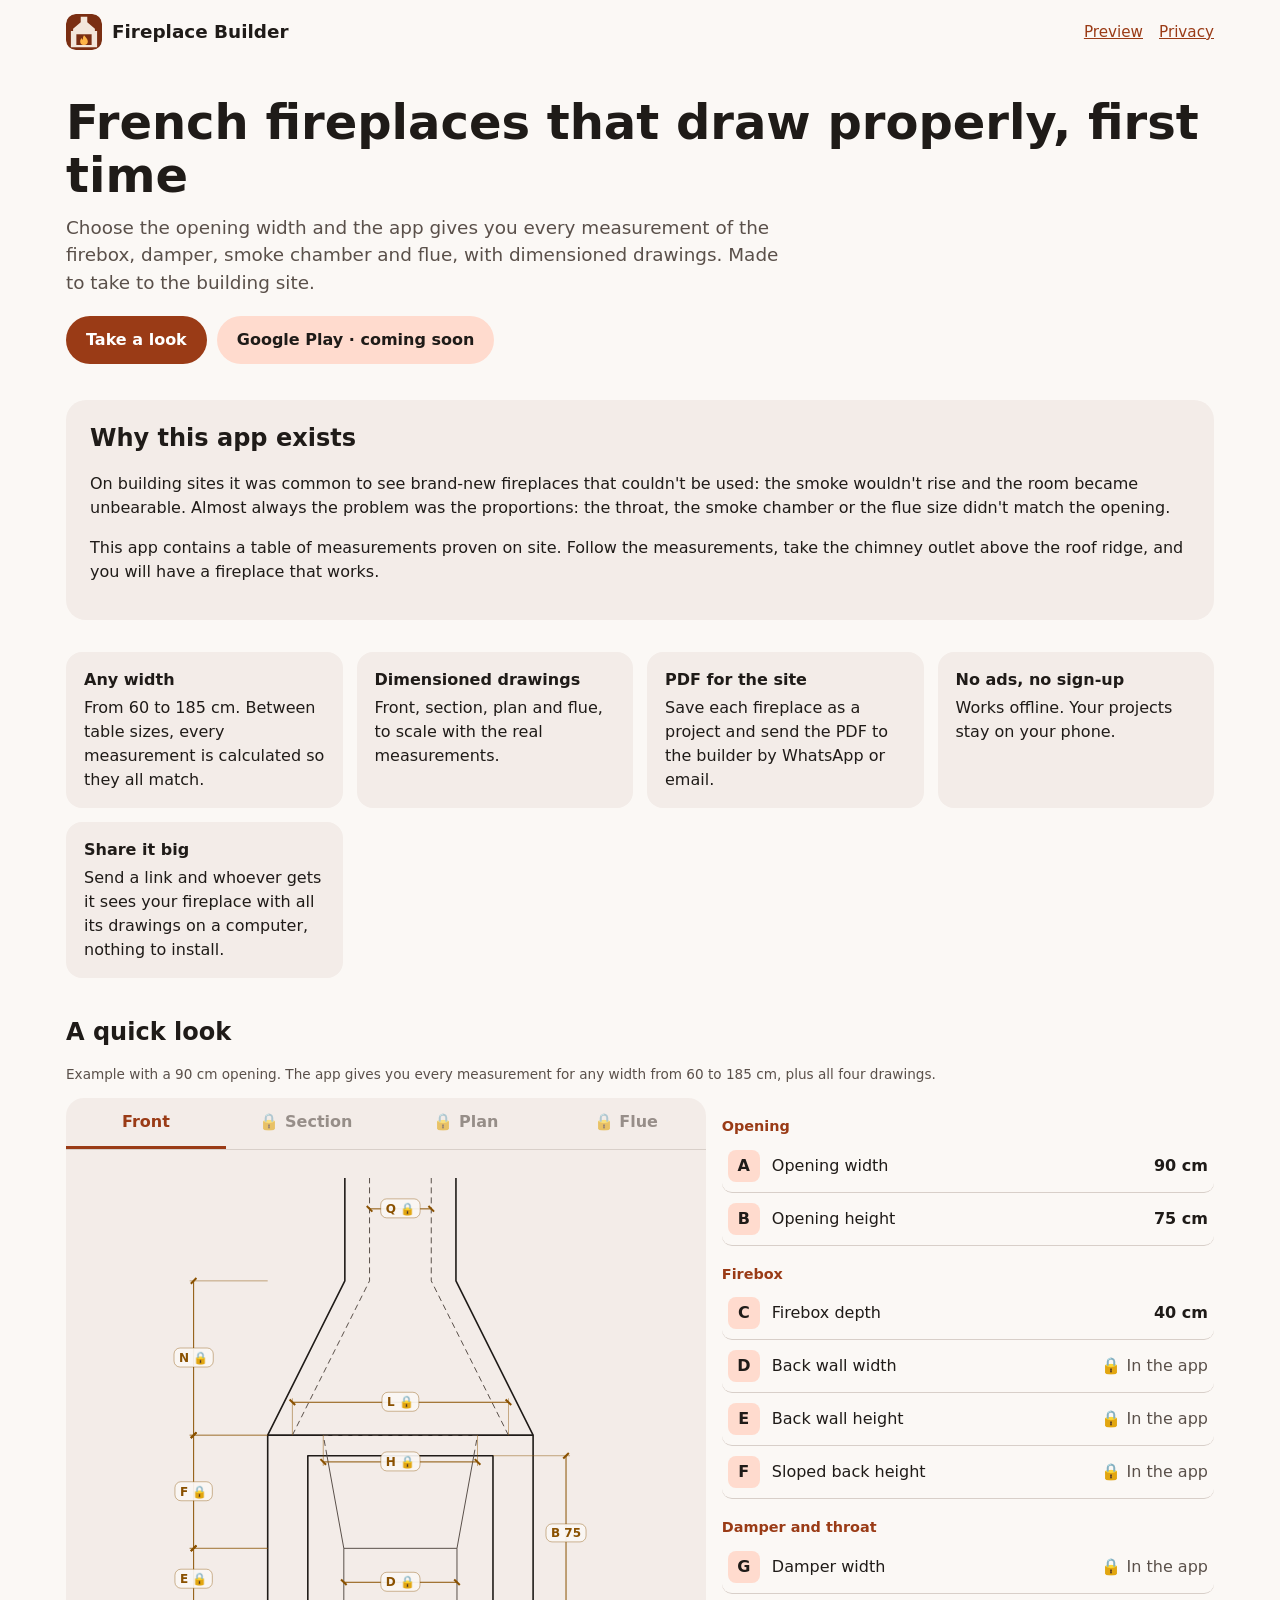
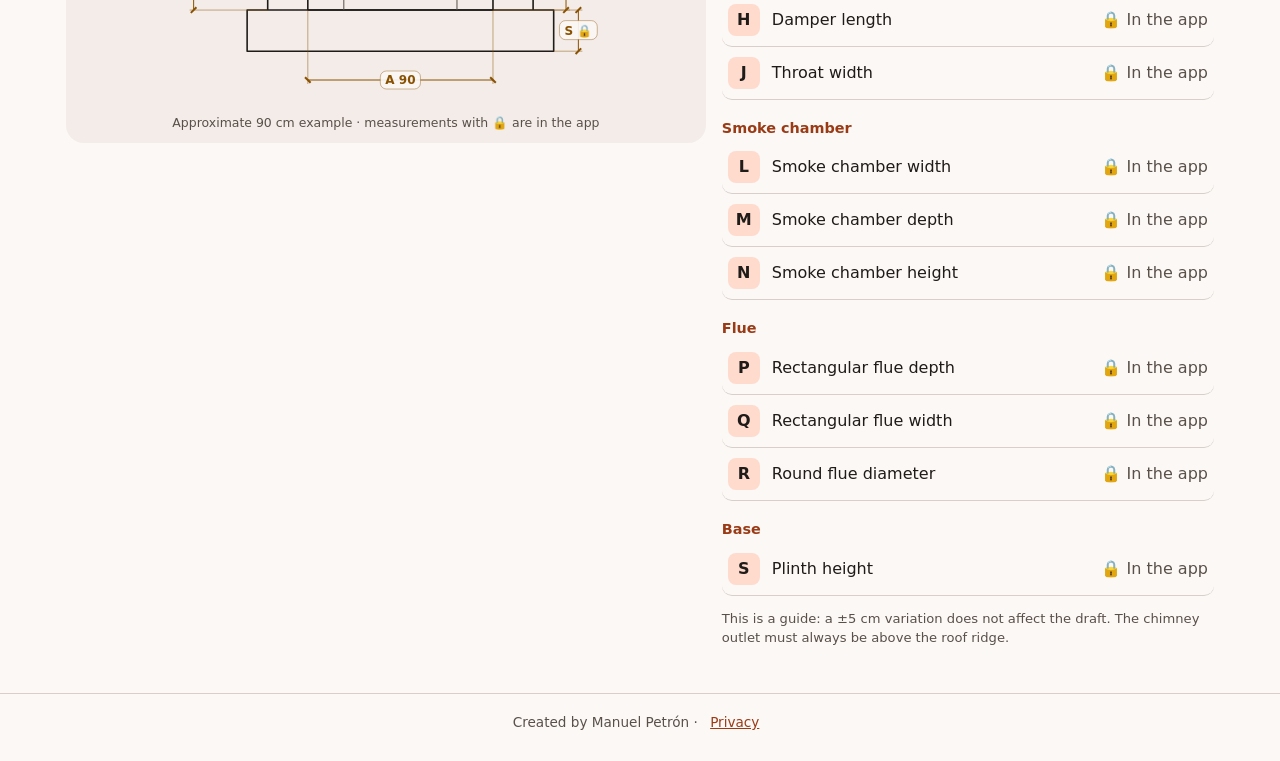
<file: index.html>
<!doctype html>
<html lang="es">
<head>
  <meta charset="utf-8">
  <meta name="viewport" content="width=device-width, initial-scale=1">
  <title>Apps de Manuel Petrón</title>
  <meta http-equiv="refresh" content="0; url=Chimenea/">
  <link rel="canonical" href="https://petronsa.github.io/Chimenea/">
</head>
<body>
  <p><a href="Chimenea/">Chimenea</a></p>
</body>
</html>
</file>
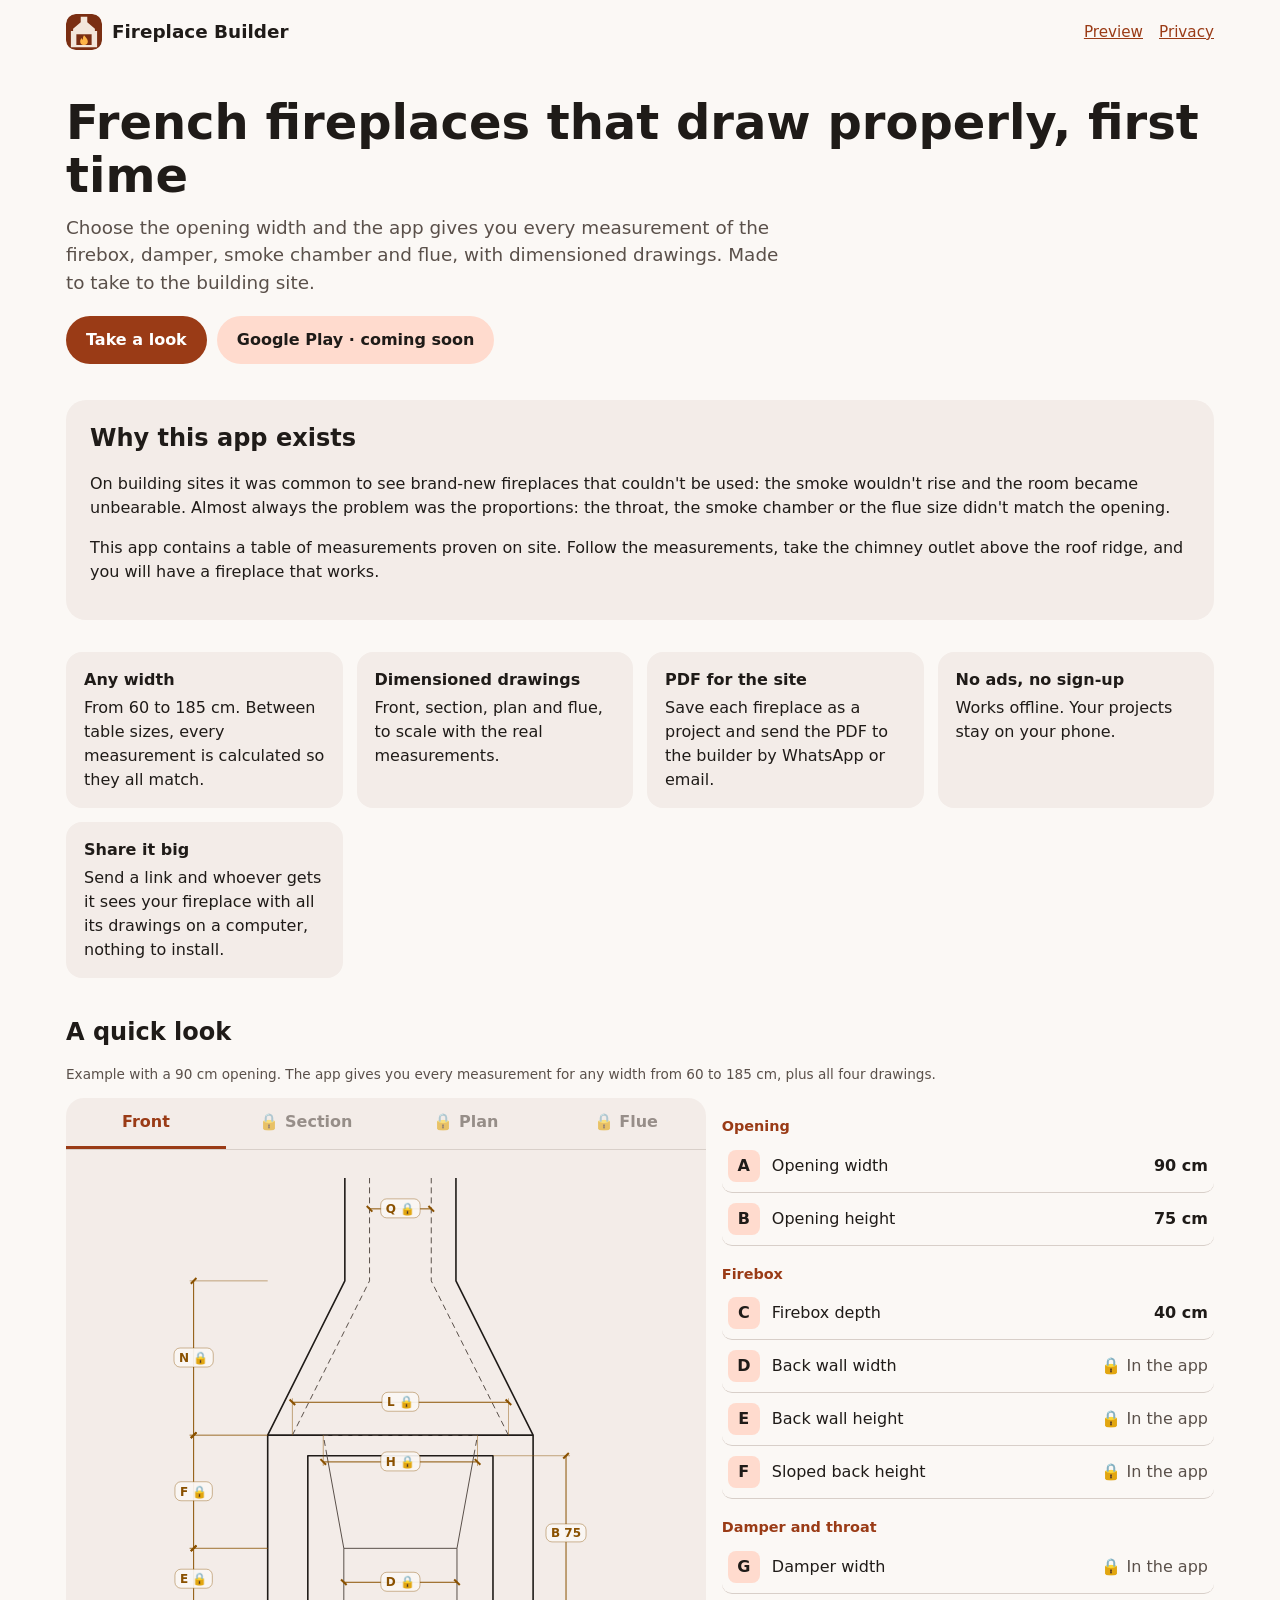
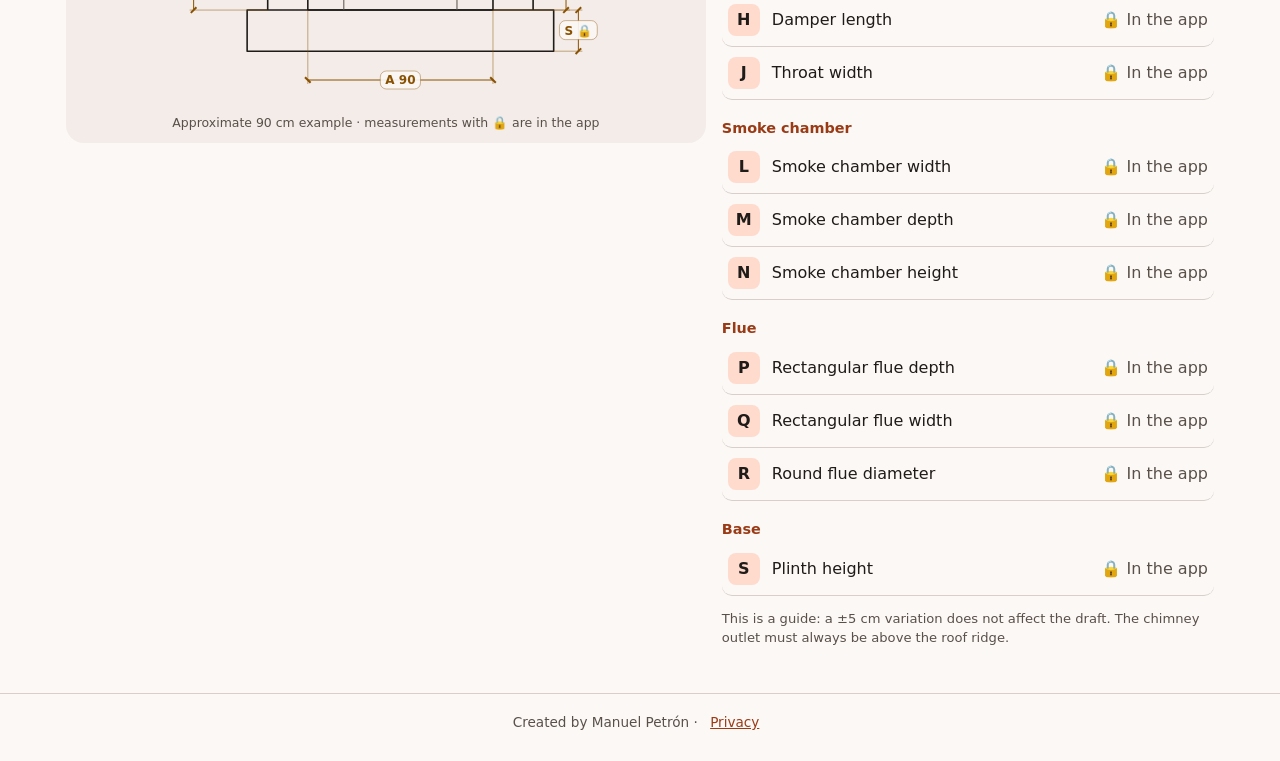
<file: Chimenea/index.html>
<!doctype html>
<html lang="es">
<head>
  <meta charset="utf-8">
  <meta name="viewport" content="width=device-width, initial-scale=1">
  <title>Chimenea · Construye chimeneas que tiran bien</title>
  <meta name="description" content="App gratuita para construir chimeneas francesas que tiran bien: todas las medidas y los planos acotados a partir del ancho de boca.">
  <meta name="theme-color" content="#9A3B16">
  <link rel="icon" href="img/icono.svg" type="image/svg+xml">
  <link rel="stylesheet" href="css/estilo.css">
</head>
<body>
  <header class="barra">
    <a class="marca" href="./"><img src="img/icono.svg" alt=""> <span data-es="Chimenea" data-en="Fireplace Builder">Chimenea</span></a>
    <nav>
      <a href="#probar" data-es="Vistazo" data-en="Preview">Vistazo</a>
      <a href="privacidad.html" data-es="Privacidad" data-en="Privacy">Privacidad</a>
    </nav>
  </header>

  <main class="contenido">
    <section class="portada">
      <h1 data-es="Chimeneas francesas que tiran bien, a la primera" data-en="French fireplaces that draw properly, first time">Chimeneas francesas que tiran bien, a la primera</h1>
      <p class="entrada"
         data-es="Elige el ancho de boca y la app te da todas las medidas del hogar, el registro, la cámara de humos y el conducto, con sus planos acotados. Pensada para llevarla a la obra."
         data-en="Choose the opening width and the app gives you every measurement of the firebox, damper, smoke chamber and flue, with dimensioned drawings. Made to take to the building site.">
        Elige el ancho de boca y la app te da todas las medidas del hogar, el registro, la cámara de humos y el conducto, con sus planos acotados. Pensada para llevarla a la obra.
      </p>
      <div class="botones">
        <a class="boton" href="#probar" data-es="Echa un vistazo" data-en="Take a look">Echa un vistazo</a>
        <span class="boton secundario" aria-disabled="true" data-es="Google Play · próximamente" data-en="Google Play · coming soon">Google Play · próximamente</span>
      </div>
    </section>

    <section class="historia">
      <h2 data-es="Por qué existe esta app" data-en="Why this app exists">Por qué existe esta app</h2>
      <p data-es="En la construcción era habitual ver chimeneas recién terminadas que no se podían usar: el humo no subía y era imposible estar en la habitación. Casi siempre el problema estaba en las proporciones: la garganta, la cámara de humos o la sección del conducto no acompañaban al tamaño de la boca."
         data-en="On building sites it was common to see brand-new fireplaces that couldn't be used: the smoke wouldn't rise and the room became unbearable. Almost always the problem was the proportions: the throat, the smoke chamber or the flue size didn't match the opening.">
        En la construcción era habitual ver chimeneas recién terminadas que no se podían usar: el humo no subía y era imposible estar en la habitación. Casi siempre el problema estaba en las proporciones: la garganta, la cámara de humos o la sección del conducto no acompañaban al tamaño de la boca.
      </p>
      <p data-es="Esta app recoge una tabla de medidas probada en obra. Sigue las medidas, saca la salida de humos por encima de la cumbrera del tejado y tendrás una chimenea que funciona."
         data-en="This app contains a table of measurements proven on site. Follow the measurements, take the chimney outlet above the roof ridge, and you will have a fireplace that works.">
        Esta app recoge una tabla de medidas probada en obra. Sigue las medidas, saca la salida de humos por encima de la cumbrera del tejado y tendrás una chimenea que funciona.
      </p>
    </section>

    <ul class="ventajas">
      <li><strong data-es="Cualquier ancho" data-en="Any width">Cualquier ancho</strong>
        <span data-es="De 60 a 185 cm. Entre los tamaños de la tabla, todas las medidas se calculan para que acompañen." data-en="From 60 to 185 cm. Between table sizes, every measurement is calculated so they all match.">De 60 a 185 cm. Entre los tamaños de la tabla, todas las medidas se calculan para que acompañen.</span></li>
      <li><strong data-es="Planos acotados" data-en="Dimensioned drawings">Planos acotados</strong>
        <span data-es="Alzado, sección, planta y conducto, a escala y con las medidas reales." data-en="Front, section, plan and flue, to scale with the real measurements.">Alzado, sección, planta y conducto, a escala y con las medidas reales.</span></li>
      <li><strong data-es="PDF para la obra" data-en="PDF for the site">PDF para la obra</strong>
        <span data-es="Guarda cada chimenea como proyecto y envía el PDF al albañil por WhatsApp o correo." data-en="Save each fireplace as a project and send the PDF to the builder by WhatsApp or email.">Guarda cada chimenea como proyecto y envía el PDF al albañil por WhatsApp o correo.</span></li>
      <li><strong data-es="Sin anuncios ni registro" data-en="No ads, no sign-up">Sin anuncios ni registro</strong>
        <span data-es="Funciona sin conexión. Tus proyectos se quedan en tu móvil." data-en="Works offline. Your projects stay on your phone.">Funciona sin conexión. Tus proyectos se quedan en tu móvil.</span></li>
      <li><strong data-es="Comparte en grande" data-en="Share it big">Comparte en grande</strong>
        <span data-es="Envía un enlace y quien lo reciba verá tu chimenea con todos sus planos en el ordenador, sin instalar nada." data-en="Send a link and whoever gets it sees your fireplace with all its drawings on a computer, nothing to install.">Envía un enlace y quien lo reciba verá tu chimenea con todos sus planos en el ordenador, sin instalar nada.</span></li>
    </ul>

    <h2 id="probar" data-es="Un vistazo" data-en="A quick look">Un vistazo</h2>
    <p class="nota-pequena" data-es="Ejemplo con una boca de 90 cm. En la app tienes todas las medidas, para cualquier ancho de 60 a 185 cm, y los cuatro planos." data-en="Example with a 90 cm opening. The app gives you every measurement for any width from 60 to 185 cm, plus all four drawings.">Ejemplo con una boca de 90 cm. En la app tienes todas las medidas, para cualquier ancho de 60 a 185 cm, y los cuatro planos.</p>
    <div id="visor"></div>
  </main>

  <footer>
    <span data-es="Creado por Manuel Petrón" data-en="Created by Manuel Petrón">Creado por Manuel Petrón</span> ·
    <a href="privacidad.html" data-es="Privacidad" data-en="Privacy">Privacidad</a>
  </footer>

  <script type="module">
    import { montarVisor } from './js/visor.js';
    import { traducirPagina } from './js/i18n.js';

    traducirPagina();
    // Demo: solo un tamaño (90 cm) y solo algunas medidas. El resto del dibujo es
    // orientativo (valores aproximados) y sus cotas salen con candado.
    // La tabla completa y el cálculo están solo en la app.
    const demo = {
      valores: { A: 90, B: 75, C: 40, D: 55, E: 30, F: 55, G: 25, H: 75, J: 15, L: 105, M: 55, N: 75, P: 30, Q: 30, R: 40 },
      zocalo: { min: 10, max: 40 },
    };
    const visibles = ['A', 'B', 'C'];
    const ocultas = [...Object.keys(demo.valores), 'S'].filter((l) => !visibles.includes(l));
    montarVisor(document.getElementById('visor'), { medidas: demo, ocultas, vistas: ['ALZADO'] });
  </script>
</body>
</html>
</file>
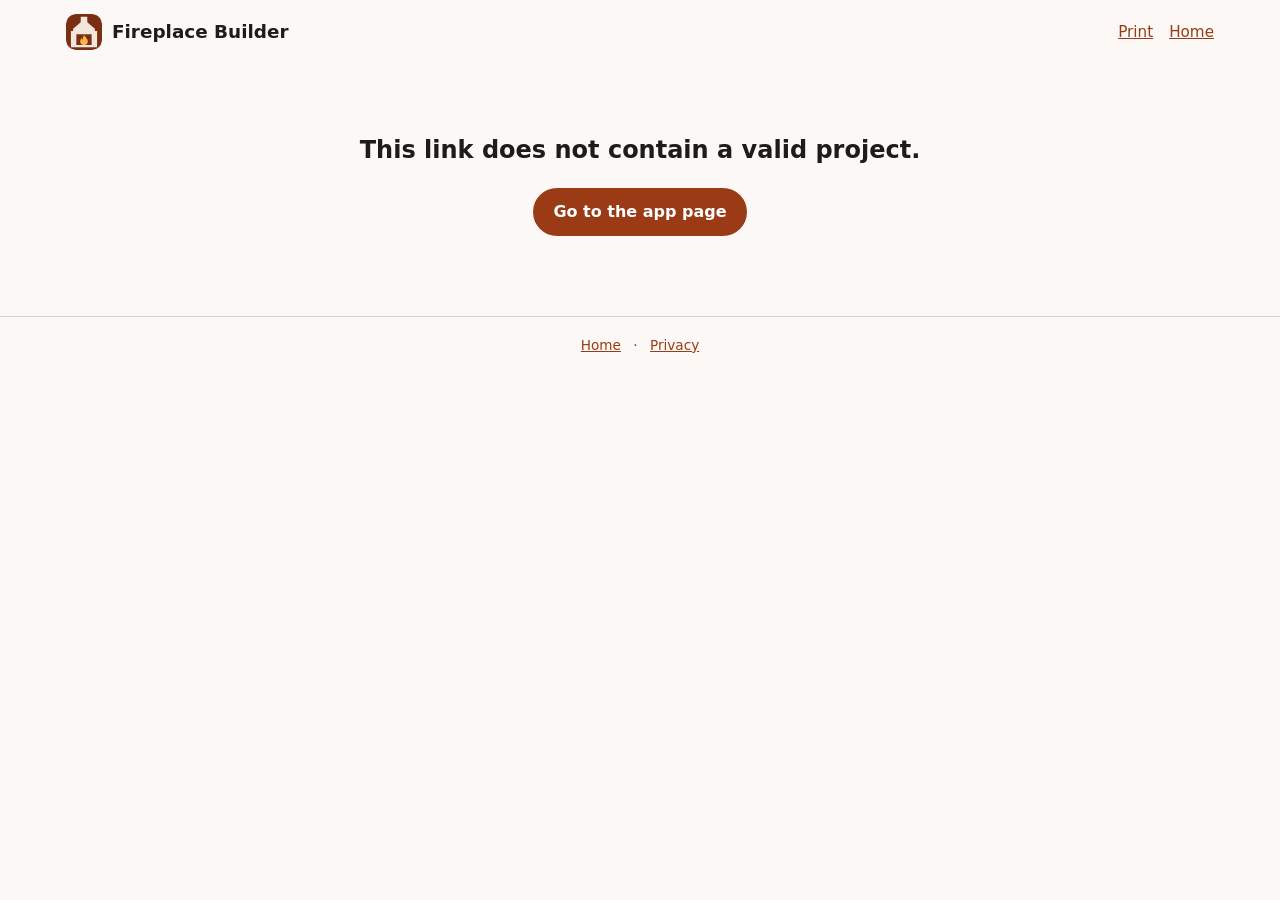
<file: Chimenea/p/index.html>
<!doctype html>
<html lang="es">
<head>
  <meta charset="utf-8">
  <meta name="viewport" content="width=device-width, initial-scale=1">
  <title>Chimenea · Proyecto compartido</title>
  <meta name="robots" content="noindex">
  <meta name="theme-color" content="#9A3B16">
  <link rel="icon" href="../img/icono.svg" type="image/svg+xml">
  <link rel="stylesheet" href="../css/estilo.css">
</head>
<body>
  <header class="barra">
    <a class="marca" href="../"><img src="../img/icono.svg" alt=""> <span data-es="Chimenea" data-en="Fireplace Builder">Chimenea</span></a>
    <nav>
      <a href="#" id="imprimir" data-es="Imprimir" data-en="Print">Imprimir</a>
      <a href="../" data-es="Inicio" data-en="Home">Inicio</a>
    </nav>
  </header>

  <main class="contenido">
    <section class="proyecto" id="cabecera" hidden>
      <p class="nota-pequena" id="compartido"></p>
      <h1 id="titulo"></h1>
      <p class="meta" id="cliente" hidden></p>
      <p class="ancho-grande" id="ancho"></p>
      <p class="notas" id="notas" hidden></p>
    </section>
    <div id="visor"></div>
    <section class="error" id="error" hidden>
      <h1 id="error-texto"></h1>
      <a class="boton" href="../" data-es="Ir a la página de la app" data-en="Go to the app page">Ir a la página de la app</a>
    </section>
  </main>

  <footer>
    <a href="../" data-es="Inicio" data-en="Home">Inicio</a> ·
    <a href="../privacidad.html" data-es="Privacidad" data-en="Privacy">Privacidad</a>
  </footer>

  <script type="module">
    import { leerEnlace } from '../js/enlace.js';
    import { montarVisor } from '../js/visor.js';
    import { t, traducirPagina } from '../js/i18n.js';

    traducirPagina();
    document.getElementById('imprimir').addEventListener('click', (e) => { e.preventDefault(); window.print(); });

    // Los datos del proyecto van en el fragmento (#…): nunca se envían al servidor.
    // Las medidas llegan ya calculadas por la app.
    function mostrar() {
      const p = leerEnlace(location.hash);
      const valido = !!p && !p.antiguo;
      const $ = (id) => document.getElementById(id);
      $('cabecera').hidden = !valido;
      $('visor').hidden = !valido;
      $('error').hidden = valido;
      if (!valido) {
        $('error-texto').textContent = p?.antiguo ? t.enlaceAntiguo : t.enlaceInvalido;
        return;
      }
      const titulo = p.nombre || t.sinNombre(p.ancho);
      document.title = `${titulo} · Chimenea`;
      $('compartido').textContent = t.compartidoCon;
      $('titulo').textContent = titulo;
      $('cliente').hidden = !p.cliente;
      $('cliente').textContent = `${t.cliente}: ${p.cliente}`;
      $('ancho').textContent = `${t.ancho}: ${p.ancho} cm`;
      $('notas').hidden = !p.notas;
      $('notas').textContent = p.notas;
      montarVisor($('visor'), { medidas: p.medidas });
    }
    addEventListener('hashchange', mostrar);
    mostrar();
  </script>
</body>
</html>
</file>
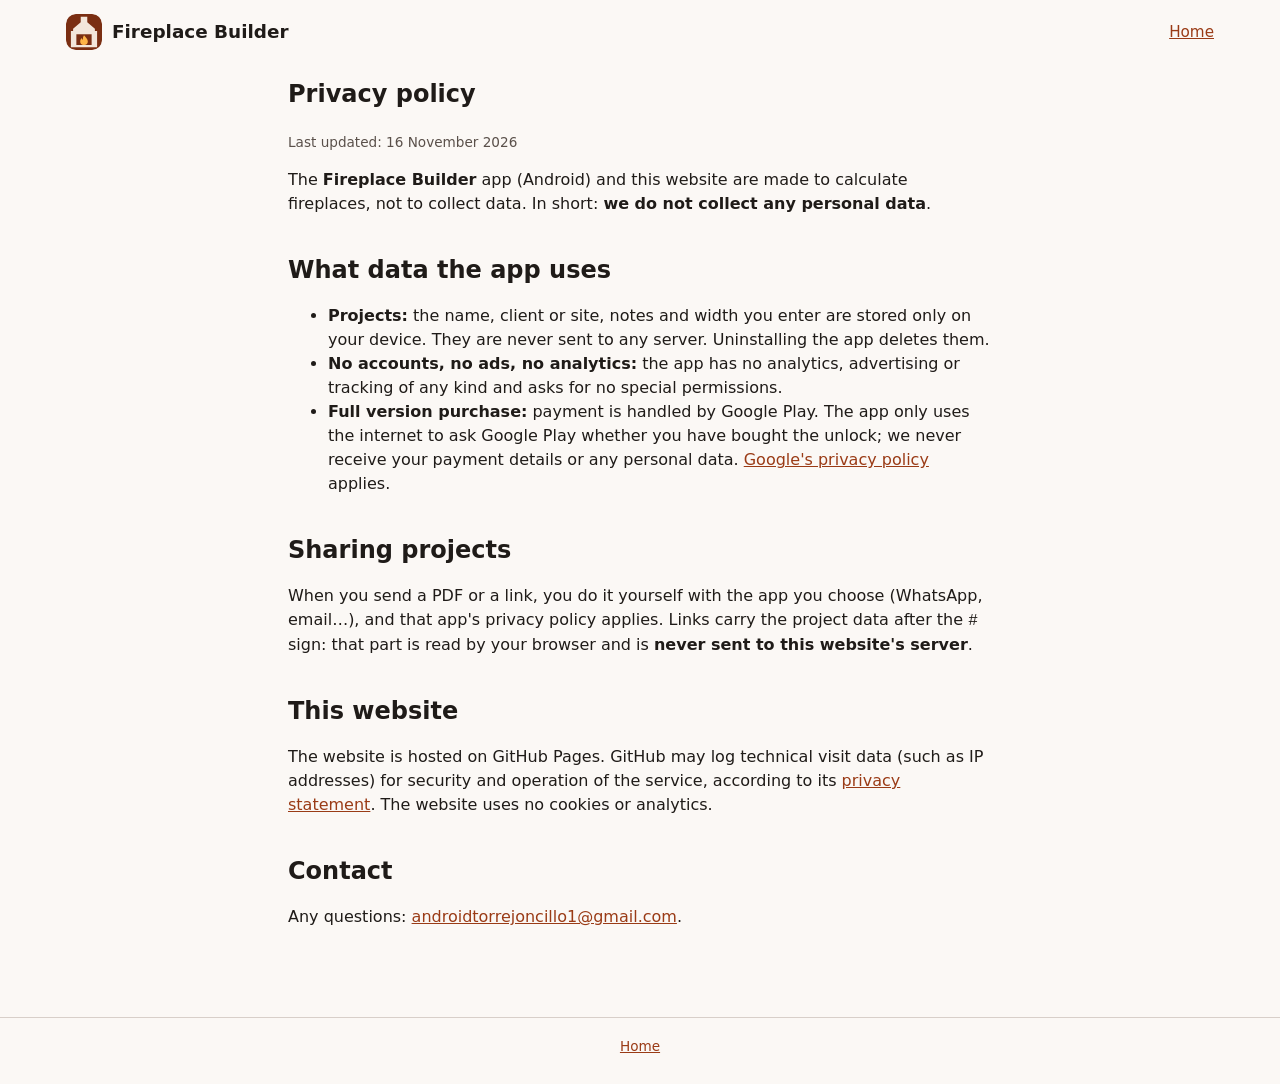
<file: Chimenea/privacidad.html>
<!doctype html>
<html lang="es">
<head>
  <meta charset="utf-8">
  <meta name="viewport" content="width=device-width, initial-scale=1">
  <title>Chimenea · Política de privacidad</title>
  <meta name="theme-color" content="#9A3B16">
  <link rel="icon" href="img/icono.svg" type="image/svg+xml">
  <link rel="stylesheet" href="css/estilo.css">
</head>
<body>
  <header class="barra">
    <a class="marca" href="./"><img src="img/icono.svg" alt=""> <span data-es="Chimenea" data-en="Fireplace Builder">Chimenea</span></a>
    <nav><a href="./" data-es="Inicio" data-en="Home">Inicio</a></nav>
  </header>

  <main class="contenido legal">
    <article data-solo="es">
      <h1>Política de privacidad</h1>
      <p class="nota-pequena">Última actualización: 16 de noviembre de 2026 (compra de la versión completa)</p>
      <p>La app <strong>Chimenea</strong> (Android) y esta web están hechas para calcular chimeneas, no para recoger datos. En resumen: <strong>no recogemos ningún dato personal</strong>.</p>
      <h2>Qué datos usa la app</h2>
      <ul>
        <li><strong>Proyectos:</strong> el nombre, el cliente u obra, las notas y el ancho que escribes se guardan solo en tu dispositivo. No se envían a ningún servidor. Si desinstalas la app, se borran.</li>
        <li><strong>Sin cuentas, sin anuncios, sin estadísticas:</strong> la app no usa analítica, publicidad ni seguimiento de ningún tipo, y no pide permisos especiales.</li>
        <li><strong>Compra de la versión completa:</strong> el pago lo gestiona Google Play. La app solo usa internet para consultar a Google Play si has comprado el desbloqueo; nosotros no recibimos tus datos de pago ni ningún dato personal. Se aplica la <a href="https://policies.google.com/privacy?hl=es">política de privacidad de Google</a>.</li>
      </ul>
      <h2>Compartir proyectos</h2>
      <p>Cuando envías un PDF o un enlace, lo haces tú con la app que elijas (WhatsApp, correo…), y se rige por la privacidad de esa app. Los enlaces llevan los datos del proyecto después del símbolo <code>#</code>: esa parte la lee tu navegador y <strong>nunca se envía al servidor</strong> de esta web.</p>
      <h2>Esta web</h2>
      <p>La web está alojada en GitHub Pages. GitHub puede registrar datos técnicos de las visitas (como la dirección IP) para la seguridad y el funcionamiento del servicio, según su <a href="https://docs.github.com/es/site-policy/privacy-policies/github-general-privacy-statement">declaración de privacidad</a>. La web no usa cookies ni herramientas de analítica.</p>
      <h2>Contacto</h2>
      <p>Para cualquier duda: <a href="mailto:androidtorrejoncillo1@gmail.com">androidtorrejoncillo1@gmail.com</a>.</p>
    </article>

    <article data-solo="en" hidden>
      <h1>Privacy policy</h1>
      <p class="nota-pequena">Last updated: 16 November 2026</p>
      <p>The <strong>Fireplace Builder</strong> app (Android) and this website are made to calculate fireplaces, not to collect data. In short: <strong>we do not collect any personal data</strong>.</p>
      <h2>What data the app uses</h2>
      <ul>
        <li><strong>Projects:</strong> the name, client or site, notes and width you enter are stored only on your device. They are never sent to any server. Uninstalling the app deletes them.</li>
        <li><strong>No accounts, no ads, no analytics:</strong> the app has no analytics, advertising or tracking of any kind and asks for no special permissions.</li>
        <li><strong>Full version purchase:</strong> payment is handled by Google Play. The app only uses the internet to ask Google Play whether you have bought the unlock; we never receive your payment details or any personal data. <a href="https://policies.google.com/privacy?hl=en">Google's privacy policy</a> applies.</li>
      </ul>
      <h2>Sharing projects</h2>
      <p>When you send a PDF or a link, you do it yourself with the app you choose (WhatsApp, email…), and that app's privacy policy applies. Links carry the project data after the <code>#</code> sign: that part is read by your browser and is <strong>never sent to this website's server</strong>.</p>
      <h2>This website</h2>
      <p>The website is hosted on GitHub Pages. GitHub may log technical visit data (such as IP addresses) for security and operation of the service, according to its <a href="https://docs.github.com/en/site-policy/privacy-policies/github-general-privacy-statement">privacy statement</a>. The website uses no cookies or analytics.</p>
      <h2>Contact</h2>
      <p>Any questions: <a href="mailto:androidtorrejoncillo1@gmail.com">androidtorrejoncillo1@gmail.com</a>.</p>
    </article>
  </main>

  <footer><a href="./" data-es="Inicio" data-en="Home">Inicio</a></footer>

  <script type="module">
    import { traducirPagina } from './js/i18n.js';
    traducirPagina();
  </script>
</body>
</html>
</file>
<file: Chimenea/css/estilo.css>
/* Paleta de la app: ladrillo, brasa y ceniza. */
:root {
  --fondo: #fbf8f5;
  --superficie: #f3ece8;
  --superficie-alta: #ede5e1;
  --texto: #1f1b18;
  --texto-suave: #5a504a;
  --primario: #9a3b16;
  --sobre-primario: #ffffff;
  --contenedor: #ffdbce;
  --cota: #8a5100;
  --borde: #d8cfc9;
  --macizo: #ede5e1;
  --raya: #b9ada5;
  color-scheme: light;
}
@media (prefers-color-scheme: dark) {
  :root {
    --fondo: #1b1512;
    --superficie: #271f1b;
    --superficie-alta: #322925;
    --texto: #f1dfd8;
    --texto-suave: #d8c2ba;
    --primario: #ffb59a;
    --sobre-primario: #5c1a00;
    --contenedor: #7a2e12;
    --cota: #ffb86e;
    --borde: #53433d;
    --macizo: #322925;
    --raya: #6f5f58;
    color-scheme: dark;
  }
}

* { box-sizing: border-box; }
[hidden] { display: none !important; }
html { -webkit-text-size-adjust: 100%; }
body {
  margin: 0;
  background: var(--fondo);
  color: var(--texto);
  font: 16px/1.5 system-ui, -apple-system, "Segoe UI", Roboto, sans-serif;
}
a { color: var(--primario); }
button { font: inherit; color: inherit; cursor: pointer; }
.contenido { max-width: 1180px; margin: 0 auto; padding: 0 16px; }

/* Cabecera */
.barra {
  display: flex; align-items: center; gap: 12px;
  padding: 14px 16px; max-width: 1180px; margin: 0 auto;
}
.marca { display: flex; align-items: center; gap: 10px; font-weight: 700; font-size: 1.15rem; text-decoration: none; color: var(--texto); }
.marca img { width: 36px; height: 36px; border-radius: 10px; }
.barra nav { margin-left: auto; display: flex; gap: 16px; font-size: .95rem; }

/* Portada */
.portada { padding: 32px 0 8px; }
.portada h1 { font-size: clamp(1.9rem, 5vw, 3rem); line-height: 1.1; margin: 0 0 12px; }
.portada p.entrada { font-size: 1.15rem; color: var(--texto-suave); max-width: 46rem; margin: 0 0 20px; }
.boton {
  display: inline-flex; align-items: center; gap: 8px;
  padding: 12px 20px; border-radius: 999px; border: 0;
  background: var(--primario); color: var(--sobre-primario);
  font-weight: 600; text-decoration: none;
}
.boton.secundario { background: var(--contenedor); color: var(--texto); }
.botones { display: flex; flex-wrap: wrap; gap: 10px; }
.nota-pequena { font-size: .85rem; color: var(--texto-suave); }

.ventajas { display: grid; grid-template-columns: repeat(auto-fit, minmax(230px, 1fr)); gap: 14px; margin: 32px 0; padding: 0; list-style: none; }
.ventajas li { background: var(--superficie); border-radius: 16px; padding: 16px 18px; }
.ventajas strong { display: block; margin-bottom: 4px; }
.historia { background: var(--superficie); border-radius: 20px; padding: 20px 24px; margin: 28px 0; }
.historia h2 { margin-top: 0; }
h2 { font-size: 1.5rem; margin: 36px 0 12px; }

/* Visor */
.visor { display: grid; gap: 16px; grid-template-columns: 1fr; margin-bottom: 24px; }
@media (min-width: 860px) {
  .visor { grid-template-columns: 1.3fr 1fr; align-items: start; }
  .plano-tarjeta { position: sticky; top: 12px; }
}
.tarjeta { background: var(--superficie); border-radius: 18px; overflow: hidden; }
.pestanas { display: flex; border-bottom: 1px solid var(--borde); }
.pestanas button {
  flex: 1; padding: 12px 4px; border: 0; background: none; color: var(--primario);
  font-weight: 600; border-bottom: 3px solid transparent;
}
.pestanas button[aria-selected="true"] { border-bottom-color: var(--primario); }
.plano { height: min(62vh, 560px); min-height: 300px; }
.pista { margin: 0; padding: 6px 10px 10px; text-align: center; font-size: .78rem; color: var(--texto-suave); }

.plano-svg { display: block; touch-action: pan-y; }
.macizo { stroke: var(--texto); stroke-width: 1.6; }
.macizo-fondo { fill: var(--macizo); }
.macizo-raya { stroke: var(--raya); stroke-width: 1.4; }
.trazo { fill: none; stroke: var(--texto); stroke-width: 1.6; stroke-linejoin: round; }
.trazo.interior { stroke: var(--texto-suave); stroke-width: 1; }
.trazo.oculto { stroke: var(--texto-suave); stroke-width: 1; stroke-dasharray: 6 4; }
.cota { cursor: pointer; outline: none; }
.cota .linea { stroke: var(--cota); stroke-width: 1; }
.cota .marca { stroke: var(--cota); stroke-width: 2; }
.cota .referencia { stroke: var(--cota); stroke-width: .8; opacity: .6; }
.cota .etiqueta { fill: var(--cota); font-size: 12px; font-weight: 600; }
.cota .etiqueta-fondo { fill: var(--fondo); fill-opacity: .92; stroke: var(--cota); stroke-opacity: .5; stroke-width: .8; }
.cota.seleccionada .linea, .cota.seleccionada .marca { stroke: var(--primario); stroke-width: 2.4; }
.cota.seleccionada .etiqueta { fill: var(--sobre-primario); font-weight: 700; font-size: 13px; }
.cota.seleccionada .etiqueta-fondo { fill: var(--primario); fill-opacity: 1; stroke: none; }
.cota:focus-visible .etiqueta-fondo { stroke: var(--primario); stroke-width: 2; stroke-opacity: 1; }

.selector { background: var(--contenedor); padding: 16px; margin-bottom: 8px; }
.selector label { font-weight: 600; }
.ancho-fila { display: flex; align-items: center; margin: 6px 0; }
.ancho-valor { flex: 1; text-align: center; font-size: 2.3rem; font-weight: 700; }
.redondo { width: 48px; height: 48px; border-radius: 50%; border: 0; background: var(--fondo); color: var(--primario); font-size: 1.5rem; }
.selector input[type=range] { width: 100%; accent-color: var(--primario); }
.origen { font-size: .85rem; font-weight: 500; margin: 6px 0; }
.origen-solo { margin: 0 0 8px; color: var(--texto-suave); }
.fichas { display: flex; gap: 6px; flex-wrap: wrap; margin-top: 8px; }
.ficha { padding: 6px 12px; border-radius: 8px; border: 1px solid var(--borde); background: var(--fondo); }
.ficha.activa { background: var(--primario); color: var(--sobre-primario); border-color: var(--primario); }

.medidas h3 { color: var(--primario); font-size: .9rem; margin: 18px 0 2px; }
.medida {
  display: flex; align-items: center; gap: 12px; width: 100%;
  padding: 10px 6px; border: 0; border-bottom: 1px solid var(--borde); border-radius: 10px;
  background: none; text-align: left;
}
.medida .letra { width: 32px; height: 32px; flex: none; display: grid; place-items: center; border-radius: 8px; background: var(--contenedor); font-weight: 700; }
.medida .nombre { flex: 1; }
.medida .valor { font-weight: 600; white-space: nowrap; }
.medida.seleccionada { background: var(--contenedor); }
.medida.seleccionada .letra { background: var(--primario); color: var(--sobre-primario); }
.aviso { font-size: .82rem; color: var(--texto-suave); }
.medida.bloqueada .valor { font-weight: 500; color: var(--texto-suave); }
.pestanas button:disabled { color: var(--texto-suave); opacity: .6; cursor: not-allowed; }

/* Proyecto compartido */
.proyecto { padding: 20px 0 12px; }
.proyecto h1 { margin: 0; font-size: clamp(1.6rem, 4vw, 2.3rem); }
.proyecto .meta { color: var(--texto-suave); margin: 4px 0; }
.proyecto .ancho-grande { color: var(--primario); font-weight: 700; font-size: 1.2rem; margin: 6px 0 10px; }
.proyecto .notas { white-space: pre-wrap; background: var(--superficie); padding: 10px 14px; border-radius: 12px; }
.error { padding: 48px 0; text-align: center; }

/* Texto legal */
.legal { max-width: 46rem; padding-bottom: 40px; }
.legal h1 { margin-top: 12px; }

footer { border-top: 1px solid var(--borde); margin-top: 32px; padding: 18px 16px 28px; text-align: center; font-size: .85rem; color: var(--texto-suave); }
footer a { margin: 0 8px; }

@media print {
  .barra nav, .botones, .pestanas, .pista, .selector, footer { display: none !important; }
  .visor { grid-template-columns: 1fr; }
  .plano { height: 120mm; }
  .tarjeta { background: none; border: 1px solid #ccc; }
}
</file>
